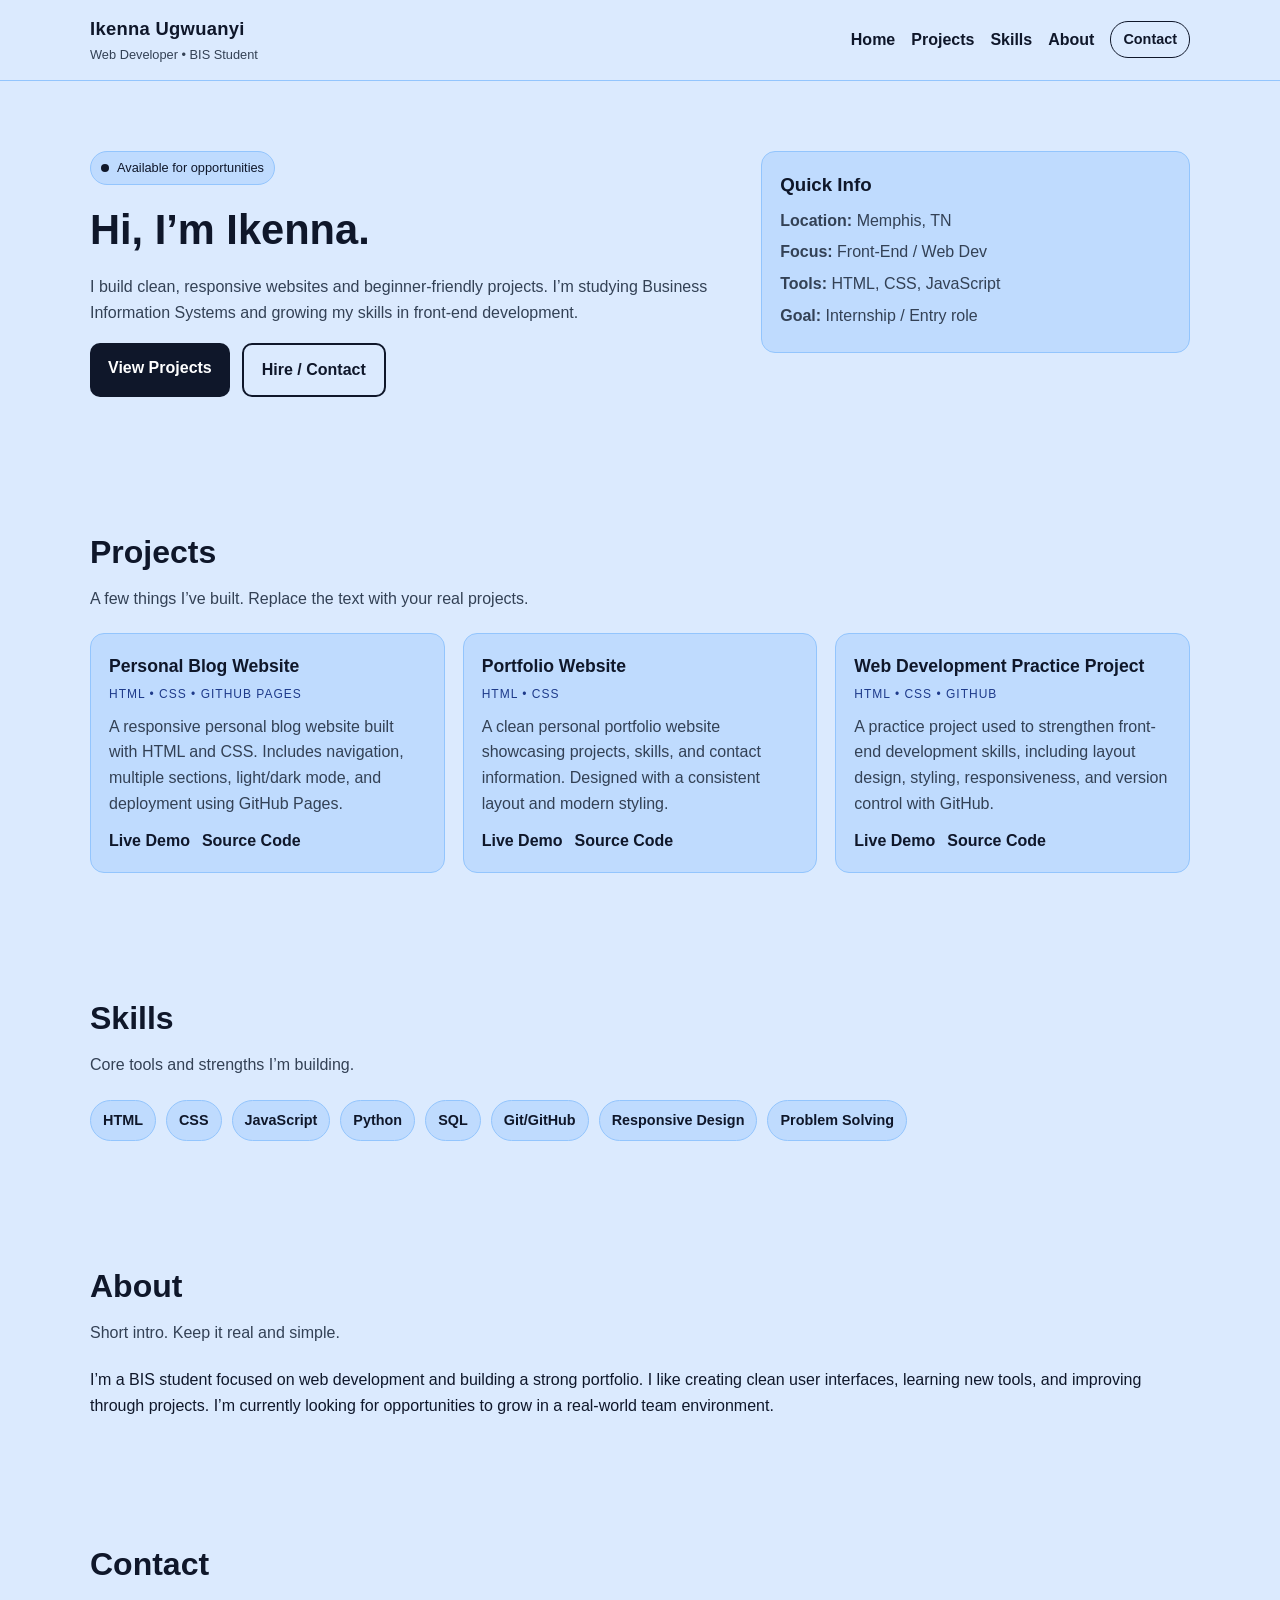
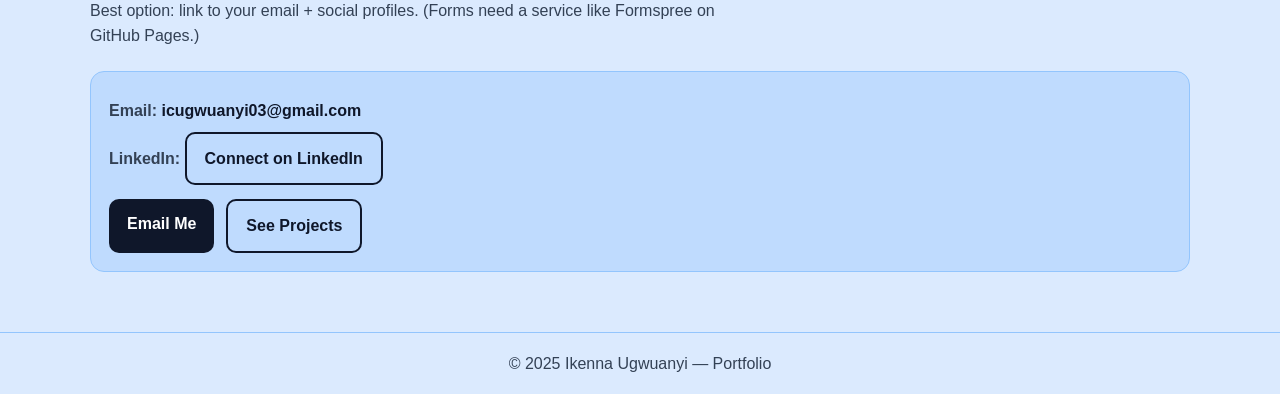
<file: index.html>
<!DOCTYPE html>
<html lang="en">
<head>
  <meta charset="UTF-8" />
  <meta name="viewport" content="width=device-width, initial-scale=1.0" />
  <title>Ikenna Ugwuanyi | Portfolio</title>
  <link rel="stylesheet" href="styles.css">
</head>
<body>

  <!-- Header -->
  <header class="site-header">
    <nav class="nav container">
      <a class="brand" href="#home">
        <div class="brand-name">Ikenna Ugwuanyi</div>
        <div class="brand-sub">Web Developer • BIS Student</div>
      </a>

      <div class="nav-links">
        <a href="#home">Home</a>
        <a href="#projects">Projects</a>
        <a href="#skills">Skills</a>
        <a href="#about">About</a>
        <a href="#contact" class="nav-cta">Contact</a>
      </div>
    </nav>
  </header>

  <main>

    <!-- Hero -->
    <section id="home" class="hero">
      <div class="container hero-grid">
        <div>
          <div class="badge">
            <span class="badge-dot"></span>
            Available for opportunities
          </div>

          <h1>Hi, I’m Ikenna.</h1>
          <p class="hero-text">
            I build clean, responsive websites and beginner-friendly projects.
            I’m studying Business Information Systems and growing my skills in front-end development.
          </p>

          <div class="hero-actions">
            <a class="btn" href="#projects">View Projects</a>
            <a class="btn btn-outline" href="#contact">Hire / Contact</a>
          </div>
        </div>

        <div class="hero-card">
          <h3>Quick Info</h3>
          <p><strong>Location:</strong> Memphis, TN</p>
          <p><strong>Focus:</strong> Front-End / Web Dev</p>
          <p><strong>Tools:</strong> HTML, CSS, JavaScript</p>
          <p><strong>Goal:</strong> Internship / Entry role</p>
        </div>
      </div>
    </section>

    <!-- Projects -->
    <section id="projects" class="section">
      <div class="container">
        <h2 class="section-title">Projects</h2>
        <p class="section-subtitle">A few things I’ve built. Replace the text with your real projects.</p>

        <div class="grid">
          <article class="card">
  <h3 class="card-title">Personal Blog Website</h3>
  <p class="meta">HTML • CSS • GitHub Pages</p>
  <p class="desc">
    A responsive personal blog website built with HTML and CSS.
    Includes navigation, multiple sections, light/dark mode,
    and deployment using GitHub Pages.
  </p>
  <div class="card-actions">
    <a class="link" href="https://iugwuanyi22.github.io/Ikennas-blog/" target="_blank">
      Live Demo
    </a>
    <a class="link" href="https://github.com/iugwuanyi22/Ikennas-blog" target="_blank">
      Source Code
    </a>
  </div>
</article>

<article class="card">
  <h3 class="card-title">Portfolio Website</h3>
  <p class="meta">HTML • CSS</p>
  <p class="desc">
    A clean personal portfolio website showcasing projects, skills,
    and contact information. Designed with a consistent layout
    and modern styling.
  </p>
  <div class="card-actions">
    <a class="link" href="https://iugwuanyi22.github.io/Ikennas-blog/" target="_blank">
      Live Demo
    </a>
    <a class="link" href="https://github.com/iugwuanyi22/Ikennas-blog" target="_blank">
      Source Code
    </a>
  </div>
</article>

<article class="card">
  <h3 class="card-title">Web Development Practice Project</h3>
  <p class="meta">HTML • CSS • GitHub</p>
  <p class="desc">
    A practice project used to strengthen front-end development skills,
    including layout design, styling, responsiveness, and version control
    with GitHub.
  </p>
  <div class="card-actions">
    <a class="link" href="https://iugwuanyi22.github.io/Ikennas-blog/" target="_blank">
      Live Demo
    </a>
    <a class="link" href="https://github.com/iugwuanyi22/Ikennas-blog" target="_blank">
      Source Code
    </a>
  </div>
</article>
   
        </div>
      </div>
    </section>

    <!-- Skills -->
    <section id="skills" class="section section-alt">
      <div class="container">
        <h2 class="section-title">Skills</h2>
        <p class="section-subtitle">Core tools and strengths I’m building.</p>

        <div class="chips">
          <span class="chip">HTML</span>
          <span class="chip">CSS</span>
          <span class="chip">JavaScript</span>
          <span class="chip">Python</span>
          <span class="chip">SQL</span>
          <span class="chip">Git/GitHub</span>
          <span class="chip">Responsive Design</span>
          <span class="chip">Problem Solving</span>
        </div>
      </div>
    </section>

    <!-- About -->
    <section id="about" class="section">
      <div class="container">
        <h2 class="section-title">About</h2>
        <p class="section-subtitle">
          Short intro. Keep it real and simple.
        </p>
        <p>
          I’m a BIS student focused on web development and building a strong portfolio.
          I like creating clean user interfaces, learning new tools, and improving through projects.
          I’m currently looking for opportunities to grow in a real-world team environment.
        </p>
      </div>
    </section>

    <!-- Contact -->
    <section id="contact" class="section section-alt">
      <div class="container">
        <h2 class="section-title">Contact</h2>
        <p class="section-subtitle">
          Best option: link to your email + social profiles. (Forms need a service like Formspree on GitHub Pages.)
        </p>

        <div class="contact-box">
          <p><strong>Email:</strong> <a class="link" href="mailto:icugwuanyi03@gmail.com">icugwuanyi03@gmail.com</a></p>
          <p><strong>LinkedIn:</strong> <a class="link" href="#" target="_blank" rel="noreferrer"><github class="com">
          <a
  class="btn btn-outline"
  href="https://www.linkedin.com/in/ikenna-ugwuanyi-4594a8309"
  target="_blank"
  rel="noopener noreferrer"
> Connect on LinkedIn</a>

          <div class="hero-actions" style="margin-top:14px;">
            <a class="btn" href="mailto:icugwuanu@gmail.com?subject=Portfolio%20Inquiry">Email Me</a>
            <a class="btn btn-outline" href="#projects">See Projects</a>
          </div>
        </div>
      </div>
    </section>

  </main>

  <footer class="footer">
    <p>© 2025 Ikenna Ugwuanyi — Portfolio</p>
  </footer>

</body>
</html>
</file>
<file: styles.css>
/* Reset */
* { margin: 0; padding: 0; box-sizing: border-box; }
html { scroll-behavior: smooth; }

body {
  font-family: Arial, Helvetica, sans-serif;
  background: #dbeafe;      /* light blue whole page */
  color: #0f172a;
  line-height: 1.6;
}

img { max-width: 100%; display: block; }
a { color: inherit; text-decoration: none; }

.container { width: 90%; max-width: 1100px; margin: 0 auto; }

/* Header */
.site-header {
  position: sticky;
  top: 0;
  z-index: 10;
  background: #dbeafe; /* same as page */
  border-bottom: 1px solid #93c5fd;
}

.nav {
  display: flex;
  align-items: center;
  justify-content: space-between;
  gap: 16px;
  padding: 14px 0;
}

.brand { display: flex; flex-direction: column; gap: 2px; }
.brand-name { font-weight: 800; font-size: 1.15rem; letter-spacing: 0.3px; }
.brand-sub { font-size: 0.8rem; color: #334155; }

/* Nav links */
.nav-links { display: flex; align-items: center; gap: 16px; flex-wrap: wrap; }
.nav-links a { font-weight: 600; }
.nav-links a:hover { text-decoration: underline; }

.nav-cta {
  padding: 6px 12px;
  border-radius: 18px;
  border: 1px solid #0f172a;
  font-size: 0.9rem;
}

/* Hero */
.hero { padding: 70px 0; }
.hero-grid {
  display: grid;
  grid-template-columns: 1.2fr 0.8fr;
  gap: 28px;
  align-items: start;
}

.badge {
  display: inline-flex;
  align-items: center;
  gap: 8px;
  background: #bfdbfe;
  border: 1px solid #93c5fd;
  padding: 6px 10px;
  border-radius: 999px;
  font-size: 0.8rem;
  margin-bottom: 12px;
}
.badge-dot { width: 8px; height: 8px; border-radius: 50%; background: #0f172a; }

h1 { font-size: 2.6rem; margin-bottom: 10px; }
.hero-text { color: #334155; margin-bottom: 18px; max-width: 620px; }

.hero-actions { display: flex; gap: 12px; flex-wrap: wrap; }

.btn {
  display: inline-block;
  padding: 12px 18px;
  border-radius: 10px;
  background: #0f172a;
  color: #ffffff;
  font-weight: 700;
}
.btn:hover { opacity: 0.9; }

.btn-outline {
  background: transparent;
  color: #0f172a;
  border: 2px solid #0f172a;
}

.hero-card {
  background: #bfdbfe;
  border: 1px solid #93c5fd;
  border-radius: 14px;
  padding: 18px;
}
.hero-card h3 { margin-bottom: 8px; }
.hero-card p { color: #334155; margin: 6px 0; }

/* Sections */
.section { padding: 60px 0; }
.section-alt { background: transparent; }

.section-title { font-size: 2rem; margin-bottom: 8px; }
.section-subtitle { color: #334155; max-width: 650px; margin-bottom: 22px; }

/* Cards / Grid */
.grid {
  display: grid;
  grid-template-columns: repeat(3, 1fr);
  gap: 18px;
}

.card {
  background: #bfdbfe;
  border: 1px solid #93c5fd;
  border-radius: 14px;
  padding: 18px;
}

.card-title { font-size: 1.1rem; margin-bottom: 4px; }
.meta { font-size: 0.75rem; letter-spacing: 1px; text-transform: uppercase; color: #1e3a8a; margin-bottom: 10px; }
.desc { color: #334155; margin-bottom: 12px; }
.card-actions { display: flex; gap: 12px; flex-wrap: wrap; }

.link { font-weight: 800; color: #0f172a; }
.link:hover { text-decoration: underline; }

/* Skills chips */
.chips { display: flex; flex-wrap: wrap; gap: 10px; }
.chip {
  background: #bfdbfe;
  border: 1px solid #93c5fd;
  padding: 8px 12px;
  border-radius: 999px;
  font-weight: 700;
  font-size: 0.9rem;
}

/* Contact box */
.contact-box {
  background: #bfdbfe;
  border: 1px solid #93c5fd;
  border-radius: 14px;
  padding: 18px;
}
.contact-box p { margin: 8px 0; color: #334155; }

/* Footer */
.footer {
  border-top: 1px solid #93c5fd;
  padding: 18px 0;
  text-align: center;
  color: #334155;
}

/* Responsive */
@media (max-width: 900px) {
  .hero-grid { grid-template-columns: 1fr; }
  .grid { grid-template-columns: 1fr; }
}
</file>
